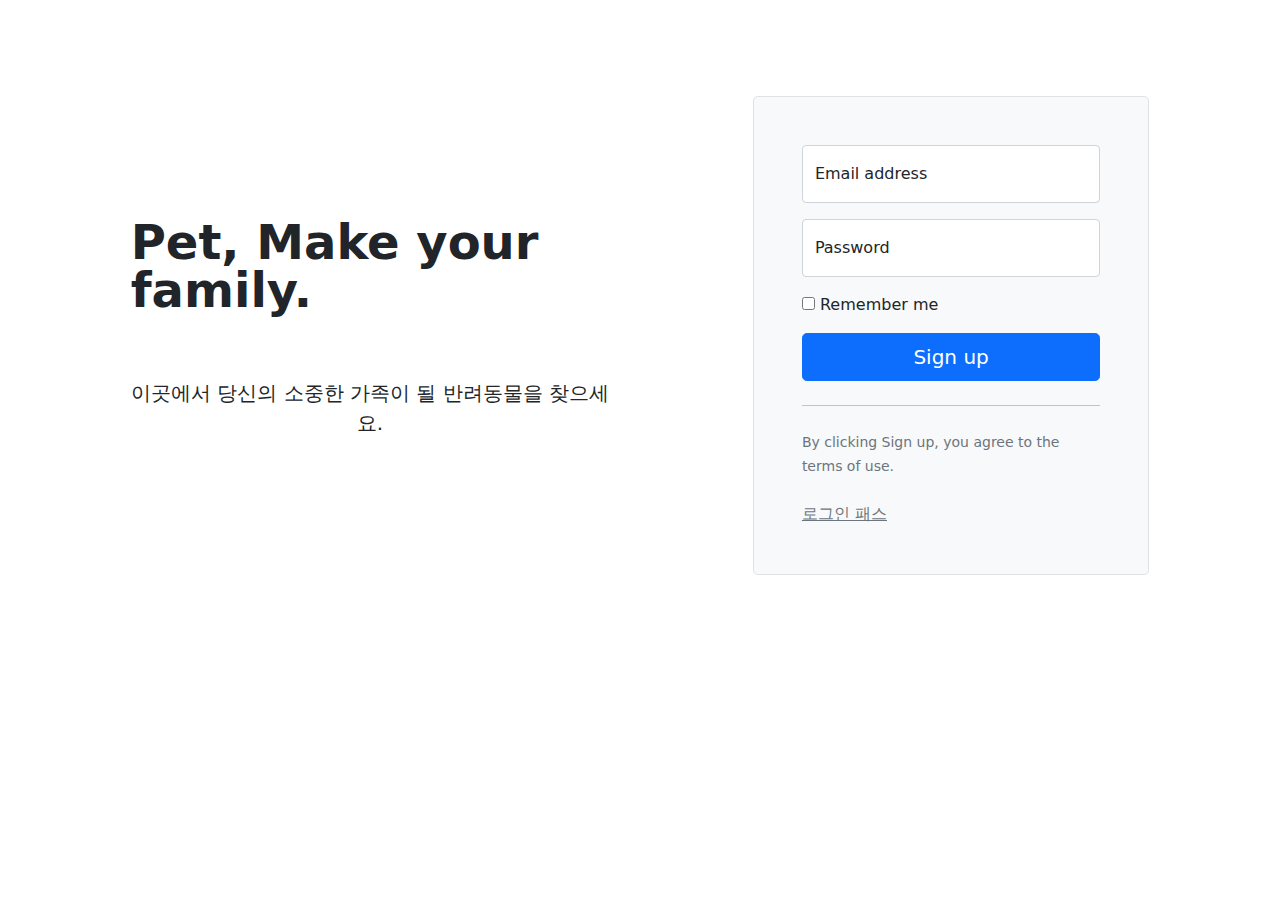
<file: index.html>
<!DOCTYPE html>
<html lang="en">
<head>
  <meta charset="UTF-8">
  <meta http-equiv="X-UA-Compatible" content="IE=edge">
  <meta name="viewport" content="width=device-width, initial-scale=1.0">
  <link href="https://cdn.jsdelivr.net/npm/bootstrap@5.1.3/dist/css/bootstrap.min.css" rel="stylesheet" integrity="sha384-1BmE4kWBq78iYhFldvKuhfTAU6auU8tT94WrHftjDbrCEXSU1oBoqyl2QvZ6jIW3" crossorigin="anonymous">
  <link rel="stylesheet" href="./css/bootstrap.min.css">
  <title>Home</title>
</head>
<body>
  <div class="container col-xl-10 col-xxl-8 px-4 py-5">
    <div class="row align-items-center g-lg-5 py-5">
      <div class="col-lg-7 text-center text-lg-start">
        <h1 class="display-5 fw-bold lh-1 mb-3">Pet, Make your family.</h1><br><br>
        <p class="col-lg-10 fs-5 text-center">이곳에서 당신의 소중한 가족이 될 반려동물을 찾으세요.<br></p>
      </div>
      <div class="col-md-10 mx-auto col-lg-5">
        <form class="p-4 p-md-5 border rounded-3 bg-light">
          <div class="form-floating mb-3">
            <input type="email" class="form-control" id="floatingInput" placeholder="name@example.com">
            <label for="floatingInput">Email address</label>
          </div>
          <div class="form-floating mb-3">
            <input type="password" class="form-control" id="floatingPassword" placeholder="Password">
            <label for="floatingPassword">Password</label>
          </div>
          <div class="checkbox mb-3">
            <label>
              <input type="checkbox" value="remember-me"> Remember me
            </label>
          </div>
          <button class="w-100 btn btn-lg btn-primary" type="submit">Sign up</button>
          <hr class="my-4">
          <small class="text-muted">By clicking Sign up, you agree to the terms of use.<br><br></small>
          <a class="text-muted" href="main.html">로그인 패스</a>
        </form>
      </div>
    </div>
  </div>
</body>
</html>
</file>
